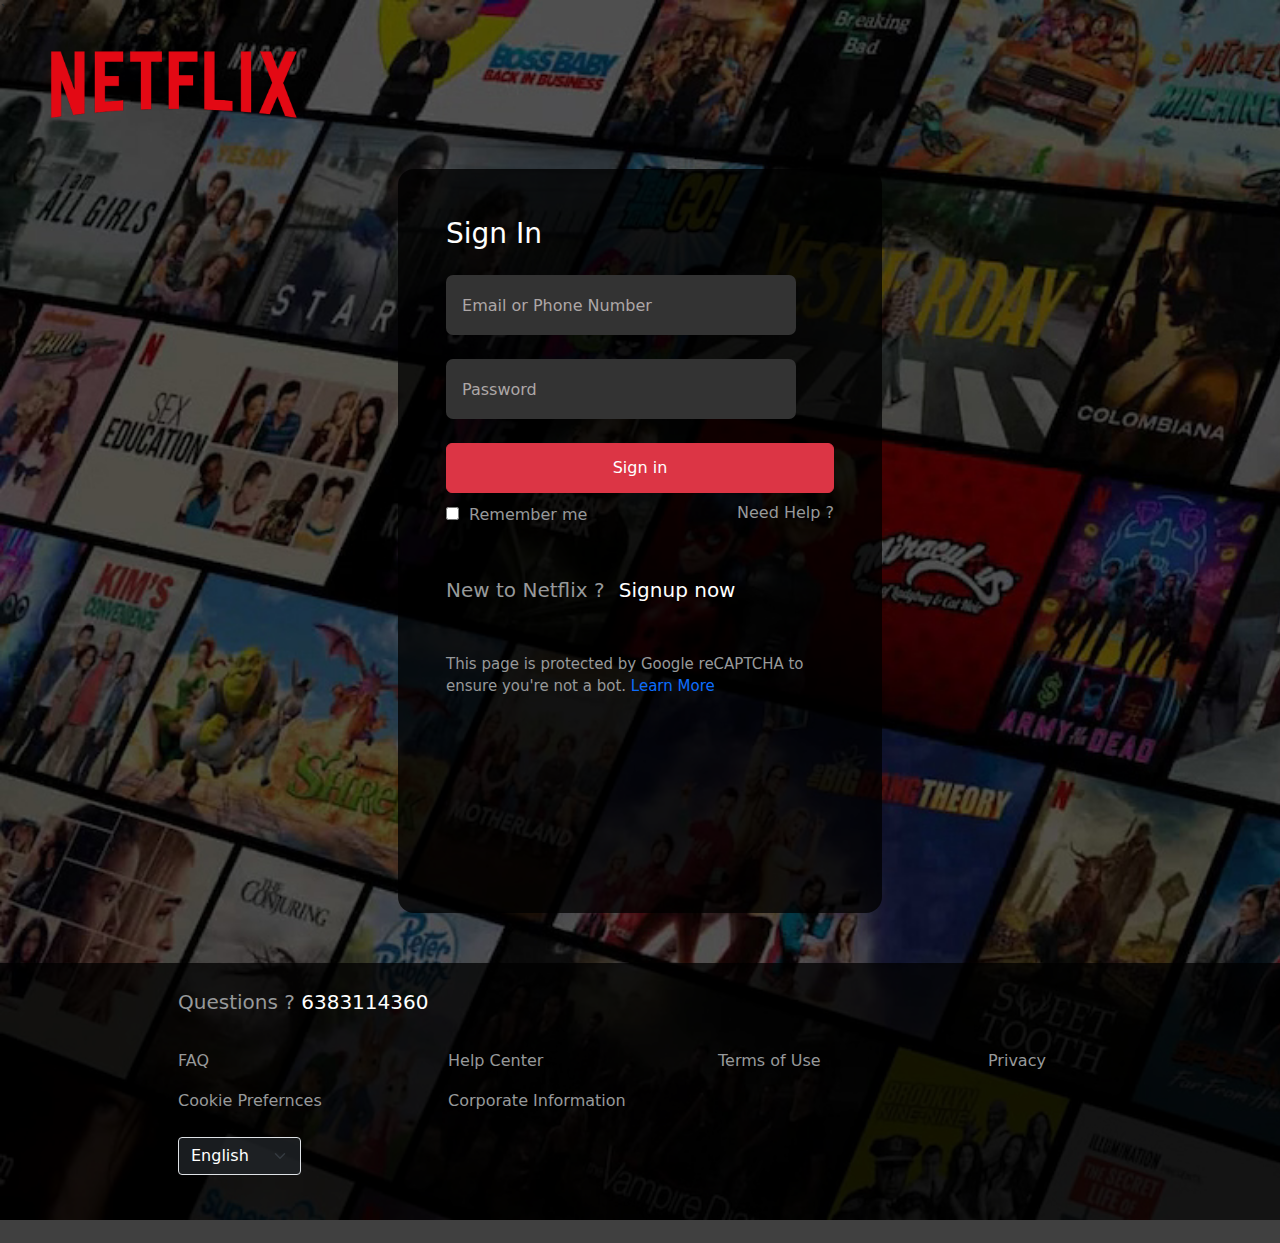
<file: index.html>
`<!DOCTYPE html>
<html lang="en">

<head>
    <meta charset="UTF-8">
    <meta name="viewport" content="width=device-width, initial-scale=1.0">
    <title>Netflix</title>
    <link href="css/bootstrap.min.css" rel="stylesheet">
    <link rel="stylesheet" href="login.css">
    <link rel="stylesheet" href="https://cdn.jsdelivr.net/npm/bootstrap-icons@1.10.5/font/bootstrap-icons.css">


</head>

<body>

    <div class="logo m-5 ms-5 mt-4">
        <img class="img-fluid" id="logo" src="Netflix text png.png" alt="">
    </div>
    <div class=" d-flex justify-content-center">
        <div class="signbox rounded-4 p-5  ">
            <div class="">
                <h3>Sign In</h3>

            </div>
            <div class=" text-white  my-4 inputcontainer">
                <input oninput="phem()" type="text" id="eop" required>
                <label class="txtlab ps-3" for="eop">Email or Phone Number</label>
                <!-- <p id="" class="ms-2 d-none wrn">Please enter the valid email or phone number</p> -->

            </div>

            <div class=" text-white  my-4 inputcontainer">
                <input oninput="phem1()" type="password" id="pas" required>
                <label class="txtlab ps-3" for="pas">Password</label>
                <span onclick="shp()" for="" id="shs" class="sh">SHOW</span>
                <!-- <p id="" class="ms-2 wrn d-none">Your password must contain between 4 and 15 <br> characters.</p> -->


            </div>
            <div class="ks">

                <button onclick="loi()" class="btn btn-danger w-100">Sign in </button>
            </div>

            <div class="">
                <div class="rm d-inline-block">
                    <input id="cb" type="checkbox">
                    <label for="cb">Remember me</label>
                </div>
                <div class="float-end mt-2">
                    <a href="" class=" text-decoration-none rm">Need Help ?</a>
                </div>

            </div>
            <div class="mt-5">
                <p class="greytx sp mt-5">New to Netflix ? <a class="ms-2 text-white text-decoration-none" href="signup.html">
                        Signup now</a> </p>


            </div>


            <div class="mt-5">
                <p class="greytx jk">This page is protected by Google reCAPTCHA to <br> ensure you're not a bot. <a
                        onclick="lemoo()" id="lmn" class="text-primary text-decoration-none">Learn More</a></p>
            </div>

            <div>
                <p id="hs" class="greytx mt-2  lm">The information collected by Google reCAPTCHA is <br> subject to the
                    Google
                    Privacy Policy and Terms of <br>
                    Service, and is used for providing, maintaining, and <br> improving the reCAPTCHA service and for
                    general <br>
                    security purposes (it is not used for personalised <br> advertising by Google).</p>
            </div>










        </div>

    </div>
    <div id="alrt" class="alert alert-danger position-absolute d-none ">
        <i class="bi bi-exclamation-triangle-fill pointer me-3"></i><strong>Warning</strong>
        <span class="ms-3" id="alrtx"></span>
        <span onclick="su()" class="text-primary ms-3 pointer text-decoration-underline" id="lo"></span>
        <span onclick="fp()" class="text-primary pointer ms-3 text-decoration-underline" id="fo"></span>

    </div>

    <div class="footer">
        <div class="container greytx">
            <div class="container ms-5 ps-5">
                <p class="pt-4 ff">Questions ? <a class="text-decoration-none text-white" href="">6383114360</a></p>
                <div class="row">
                    <div class="col-3">
                        <ul class="list-group">
                            <li class=" list-unstyled mt-3 "> <a class="text-decoration-none greytx" href="">FAQ</a>
                            </li>
                            <li class="list-unstyled mt-3"> <a class="text-decoration-none greytx" href="">Cookie
                                    Prefernces</a> </li>
                        </ul>
                        <select class="form-select rounded-1 text-bg-dark bg-opacity-75 mt-4 w-50" name="" id="">
                            <option value=""> English</option>
                            <option value="">Tamil</option>
                        </select>
                    </div>
                    <div class="col-3">
                        <ul class="list-group">
                            <li class=" list-unstyled mt-3 "> <a class="text-decoration-none greytx" href="">Help
                                    Center</a>
                            </li>
                            <li class="list-unstyled mt-3"> <a class="text-decoration-none greytx" href="">Corporate
                                    Information</a> </li>
                        </ul>
                    </div>
                    <div class="col-3">
                        <ul class="list-group">
                            <li class=" list-unstyled mt-3 "> <a class="text-decoration-none greytx" href="">Terms of
                                    Use</a>
                            </li>

                        </ul>
                    </div>
                    <div class="col-3">
                        <ul class="list-group">
                            <li class=" list-unstyled mt-3 "> <a class="text-decoration-none greytx" href="">Privacy</a>
                            </li>

                        </ul>
                    </div>
                </div>
            </div>

        </div>
    </div>

    <script src="js/bootstrap.min.js"></script>
    <script src="js/bootstrap.bundle.min.js"></script>
    <script src="login.js"></script>
</body>

</html>
</file>
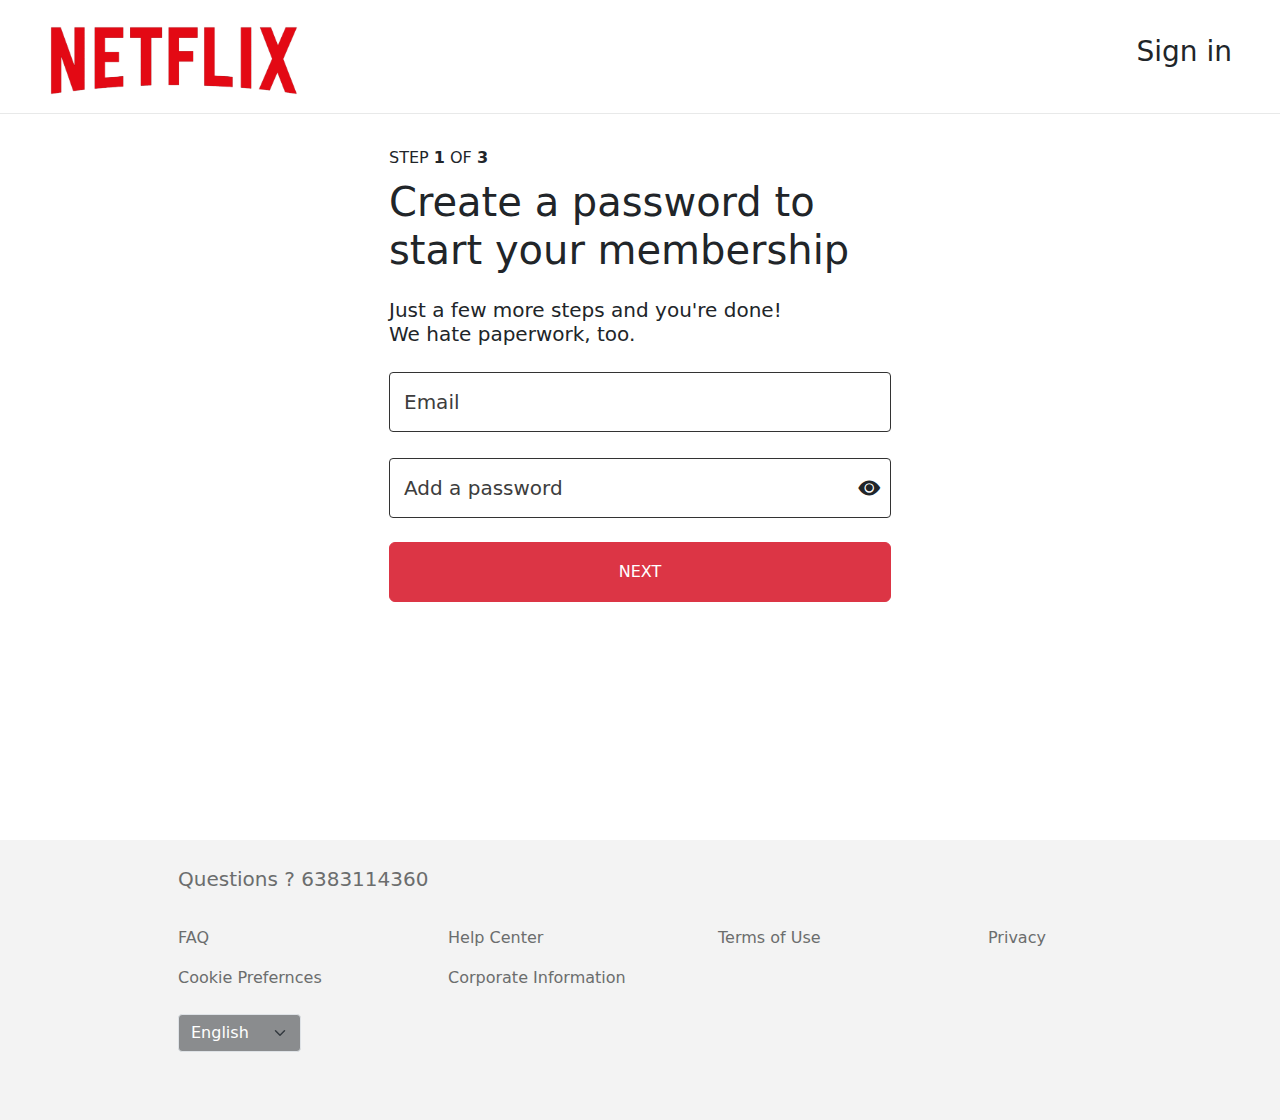
<file: signup 2.html>
<!DOCTYPE html>
<html lang="en">

<head>
    <meta charset="UTF-8">
    <meta name="viewport" content="width=device-width, initial-scale=1.0">
    <title>Document</title>
    <link rel="stylesheet" href="signup 2.css">
    <link href="css/bootstrap.min.css" rel="stylesheet">
    <link rel="stylesheet" href="https://cdn.jsdelivr.net/npm/bootstrap-icons@1.10.5/font/bootstrap-icons.css">

</head>

<body>
    <div class="">
        <div class="d-flex  justify-content-between">
            <div class="logo   ms-5 mt-4">
                <img class="img-fluid" id="logo" src="Netflix text png.png" alt="">
            </div>
            <div class=" me-5  si">
                <h3> <a class="text-decoration-none link-dark" href="Login.html">Sign in</a> </h3>
            </div>
        </div>
        <hr class="hr">


        <div id="bd1" class="  d-flex justify-content-center">
            <div class=" bdy px-4  ">

                <div>
                    <p class="mt-3 mb-2">STEP <b>1</b> OF <b>3</b> </p>
                    <h1 class="">Create a password to start your membership</h1>

                    <h5 class="fw-normal mt-4">Just a few more steps and you're done! <br>
                        We hate paperwork, too.</h5>

                    <div class="ipf mt-3">
                        <input oninput="mai()" id="mail" class="w-100" type="text" placeholder="" required>
                        <label for="mail">Email</label>
                        <p id="wa" class="mb-0 d-none text-danger"><i class="bi me-2 bi-x-circle"></i>Enter valid Email
                            address</p>
                    </div>

                    <div class="ipf mt-3">
                        <input oninput="pas()" id="pass" class="w-100" type="password" placeholder="" required>
                        <i onclick="shp()" id="eye" class="bi bi-eye-fill"></i>
                        <label for="pass">Add a password</label>
                        <p id="wa" class="mb-0 d-none text-danger"><i class="bi me-2 bi-x-circle"></i>Password should be
                            between 6 and 60 characters.</p>

                    </div>

                    <button onclick="fi()" style="height: 60px;" class="btn mt-4 w-100  btn-danger">NEXT</button>


                </div>

            </div>
        </div>










    </div>


    <div class="footer ">
        <div class="container greytx">
            <div class="container ms-5 ps-5">
                <p class="pt-4  ff">Questions ? <a class="text-decoration-none greytx " href="">6383114360</a></p>
                <div class="row">
                    <div class="col-3">
                        <ul class="list-group">
                            <li class=" list-unstyled mt-3 "> <a class="text-decoration-none greytx" href="">FAQ</a>
                            </li>
                            <li class="list-unstyled mt-3"> <a class="text-decoration-none greytx" href="">Cookie
                                    Prefernces</a> </li>
                        </ul>
                        <select class="form-select rounded-1 text-bg-dark bg-opacity-50 mt-4 w-50" name="" id="">
                            <option value=""> English</option>
                            <option value="">Tamil</option>
                        </select>
                    </div>
                    <div class="col-3">
                        <ul class="list-group">
                            <li class=" list-unstyled mt-3 "> <a class="text-decoration-none greytx" href="">Help
                                    Center</a>
                            </li>
                            <li class="list-unstyled mt-3"> <a class="text-decoration-none greytx" href="">Corporate
                                    Information</a> </li>
                        </ul>
                    </div>
                    <div class="col-3">
                        <ul class="list-group">
                            <li class=" list-unstyled mt-3 "> <a class="text-decoration-none greytx" href="">Terms of
                                    Use</a>
                            </li>

                        </ul>
                    </div>
                    <div class="col-3">
                        <ul class="list-group">
                            <li class=" list-unstyled mt-3 "> <a class="text-decoration-none greytx" href="">Privacy</a>
                            </li>

                        </ul>
                    </div>
                </div>
            </div>

        </div>
    </div>






    <script src="js/bootstrap.min.js"></script>
    <script src="js/bootstrap.bundle.min.js"></script>
    <script src="signup 2.js"></script>
</body>

</html>
</file>
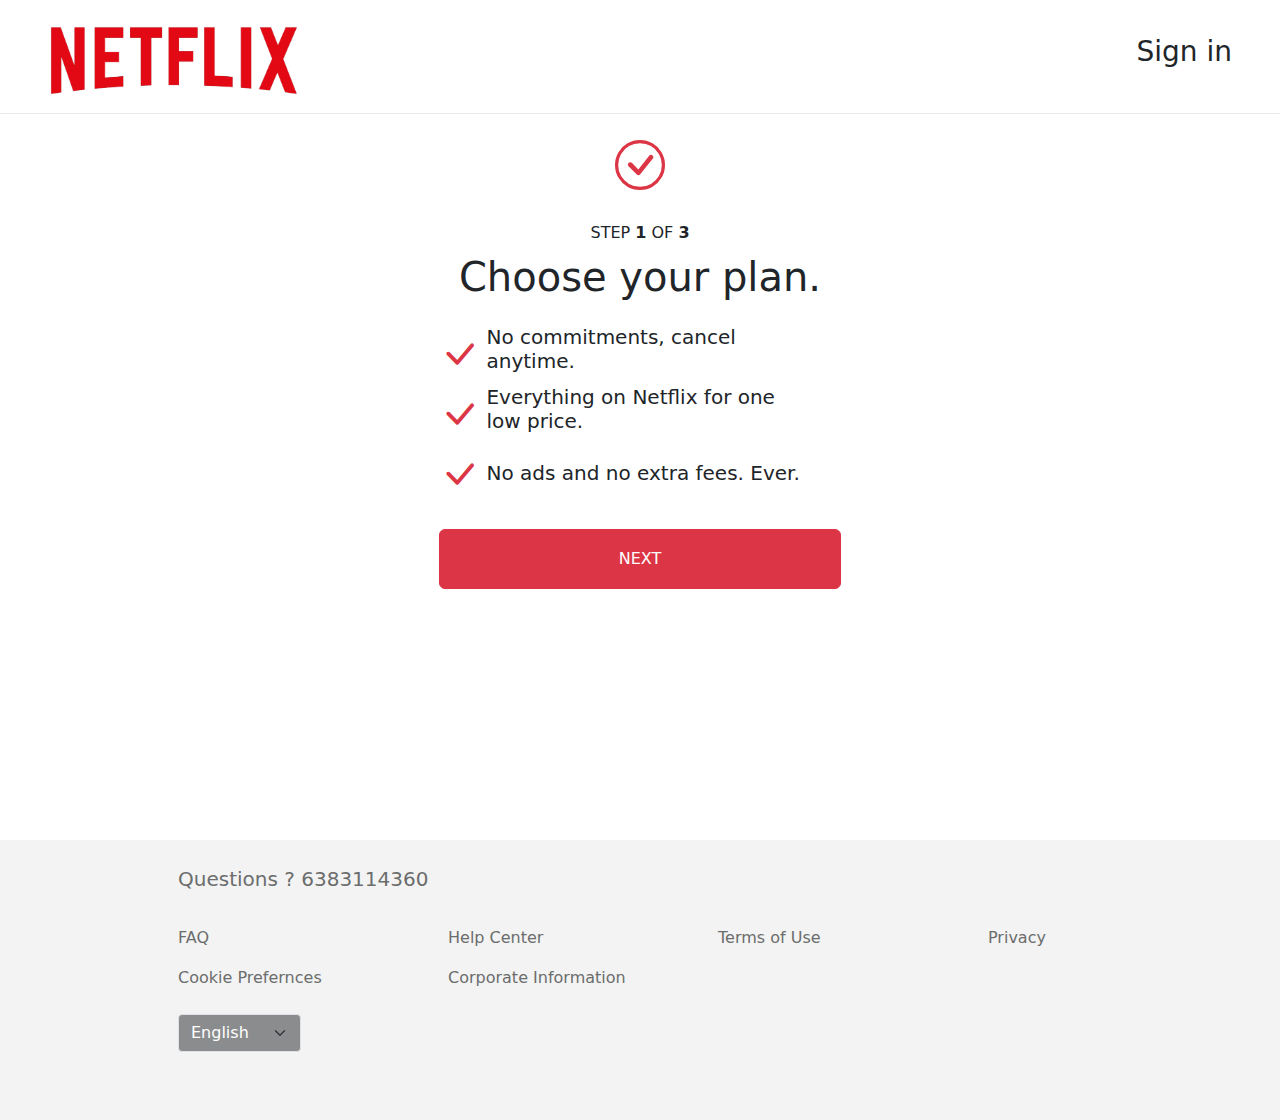
<file: signup 3.html>
<!DOCTYPE html>
<html lang="en">

<head>
    <meta charset="UTF-8">
    <meta name="viewport" content="width=device-width, initial-scale=1.0">
    <title>Document</title>
    <link rel="stylesheet" href="signup 3.css">
    <link href="css/bootstrap.min.css" rel="stylesheet">
    <link rel="stylesheet" href="https://cdn.jsdelivr.net/npm/bootstrap-icons@1.10.5/font/bootstrap-icons.css">

</head>

<body>
    <div class="">
        <div class="d-flex  justify-content-between">
            <div class="logo   ms-5 mt-4">
                <img class="img-fluid" id="logo" src="Netflix text png.png" alt="">
            </div>
            <div class=" me-5  si">
                <h3><a class="link-dark text-decoration-none" href="Login.html">Sign in</a></h3>
            </div>
        </div>
        <hr class="hr">


        <div id="bd1" class="  d-flex justify-content-center">
            <div class=" bdy px-4  ">

                <div class="text-center">
                    <i style="font-size: 50px;" class="bi text-danger  bi-check-circle"></i>
                    <p class="mt-3 mb-2 text-center">STEP <b>1</b> OF <b>3</b> </p>
                    <h1>Choose your plan.</h1>
                    <div class="text-start mt-4 fw-normal">
                        <div class="row">
                            <div class="col-1"><i style="font-size: 40px; "
                                    class="bi me-3 text-danger   bi-check-lg"></i> </div>

                            <div class="col-11 ps-4">
                                <h5 class=" mb-0 fw-normal">No commitments, cancel </h5>
                                <h5 class="fw-normal mt-0">anytime.</h5>
                            </div>
                        </div>

                        <div class="row">
                            <div class="col-1"><i style="font-size: 40px; "
                                    class="bi me-3 text-danger   bi-check-lg"></i> </div>

                            <div class="col-11 ps-4">
                                <h5 class=" mb-0 fw-normal">Everything on Netflix for one</h5>
                                <h5 class="fw-normal mt-0">low price.</h5>
                            </div>
                        </div>

                        <div class="row">
                            <div class="col-1"><i style="font-size: 40px; "
                                    class="bi me-3 text-danger   bi-check-lg"></i> </div>

                            <div class="col-11 ps-4">
                                <h5 class=" mb-0 mt-3 fw-normal">No ads and no extra fees. Ever.</h5>
                                
                            </div>
                        </div>
                    </div>

                    <button onclick="fi()" style="height: 60px;" class="btn  mt-4 w-100  btn-danger">NEXT</button>


                </div>

            </div>
        </div>










    </div>


    <div class="footer ">
        <div class="container greytx">
            <div class="container ms-5 ps-5">
                <p class="pt-4  ff">Questions ? <a class="text-decoration-none greytx " href="">6383114360</a></p>
                <div class="row">
                    <div class="col-3">
                        <ul class="list-group">
                            <li class=" list-unstyled mt-3 "> <a class="text-decoration-none greytx" href="">FAQ</a>
                            </li>
                            <li class="list-unstyled mt-3"> <a class="text-decoration-none greytx" href="">Cookie
                                    Prefernces</a> </li>
                        </ul>
                        <select class="form-select rounded-1 text-bg-dark bg-opacity-50 mt-4 w-50" name="" id="">
                            <option value=""> English</option>
                            <option value="">Tamil</option>
                        </select>
                    </div>
                    <div class="col-3">
                        <ul class="list-group">
                            <li class=" list-unstyled mt-3 "> <a class="text-decoration-none greytx" href="">Help
                                    Center</a>
                            </li>
                            <li class="list-unstyled mt-3"> <a class="text-decoration-none greytx" href="">Corporate
                                    Information</a> </li>
                        </ul>
                    </div>
                    <div class="col-3">
                        <ul class="list-group">
                            <li class=" list-unstyled mt-3 "> <a class="text-decoration-none greytx" href="">Terms of
                                    Use</a>
                            </li>

                        </ul>
                    </div>
                    <div class="col-3">
                        <ul class="list-group">
                            <li class=" list-unstyled mt-3 "> <a class="text-decoration-none greytx" href="">Privacy</a>
                            </li>

                        </ul>
                    </div>
                </div>
            </div>

        </div>
    </div>






    <script src="js/bootstrap.min.js"></script>
    <script src="js/bootstrap.bundle.min.js"></script>
    <script src="signup 3.js"></script>
</body>

</html>
</file>
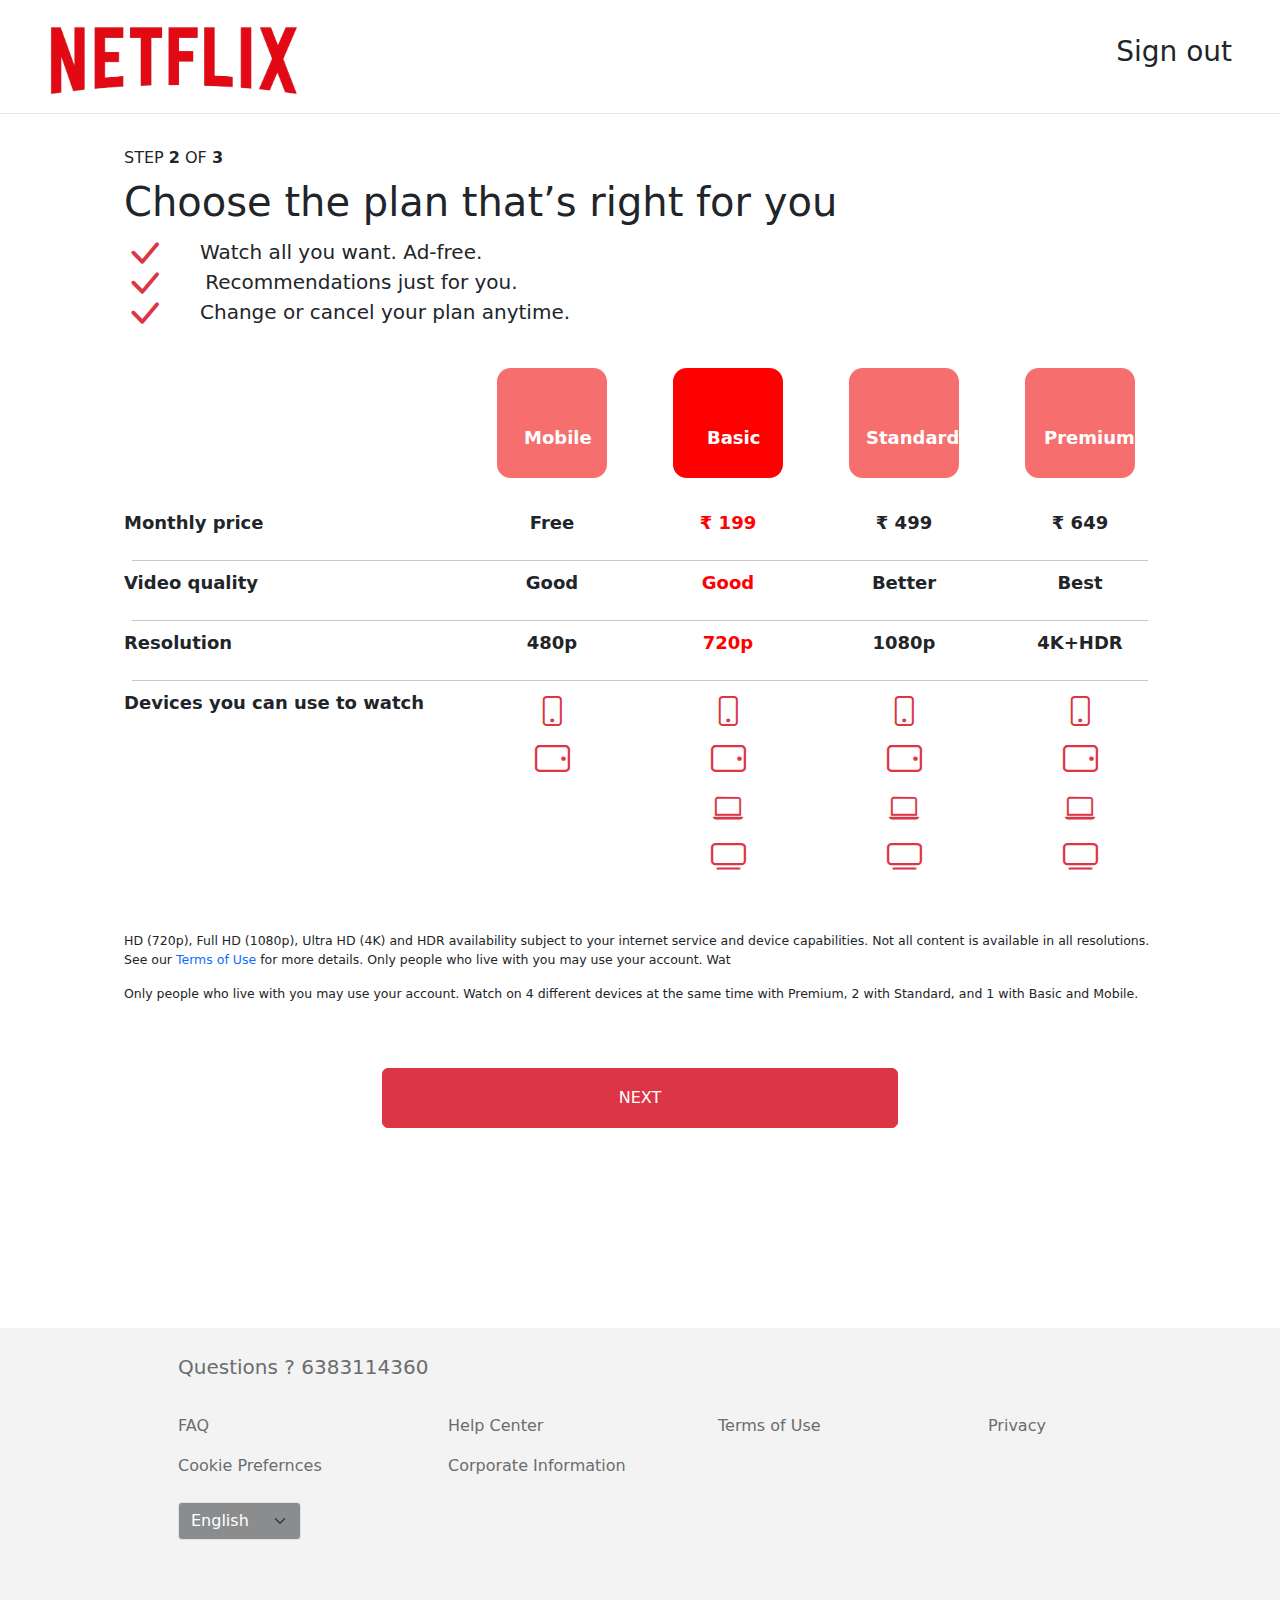
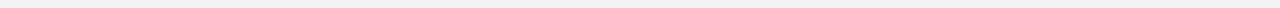
<file: signup 4.html>
<!DOCTYPE html>
<html lang="en">

<head>
    <meta charset="UTF-8">
    <meta name="viewport" content="width=device-width, initial-scale=1.0">
    <title>Document</title>
    <link rel="stylesheet" href="signup 4.css">
    <link href="css/bootstrap.min.css" rel="stylesheet">
    <link rel="stylesheet" href="https://cdn.jsdelivr.net/npm/bootstrap-icons@1.10.5/font/bootstrap-icons.css">

</head>

<body>
    <div class="">
        <div class="d-flex  justify-content-between">
            <div class="logo   ms-5 mt-4">
                <img class="img-fluid" id="logo" src="Netflix text png.png" alt="">
            </div>
            <div class=" me-5  si">
                <h3><a class="link-dark text-decoration-none" href="">Sign out</a></h3>
            </div>
        </div>
        <hr class="hr">


        <div id="bd1" class="  d-flex justify-content-center">
            <div class=" bdy px-4  ">

                <div class="">

                    <p class="mt-3 mb-2 ">STEP <b>2</b> OF <b>3</b> </p>
                    <h1>Choose the plan that’s right for you</h1>
                    <div class="text-start mt0 position-relative  fw-normal">
                        <div class="row">
                            <div class="col-1 "><i style="font-size: 40px; "
                                    class="bi me-3 text-danger   bi-check-lg"></i> </div>

                            <div class="col-11  ps-0">
                                <h5 class=" mb-0 mt-3 fw-normal">Watch all you want. Ad-free.</h5>

                            </div>
                        </div>

                        <div class="row cm">
                            <div class="col-1 "><i style="font-size: 40px; "
                                    class="bi me-3 text-danger   bi-check-lg"></i> </div>

                            <div class="col-11 ps-0">
                                <h5 class=" mb-0 mt-3 me fw-normal">Recommendations just for you.</h5>

                            </div>
                        </div>

                        <div class="row">
                            <div class="col-1"><i style="font-size: 40px; " class="bi  text-danger   bi-check-lg"></i>
                            </div>

                            <div class="col-11 ps-0">
                                <h5 class=" mb-0 mt-3 fw-normal">Change or cancel your plan anytime.</h5>

                            </div>
                        </div>
                    </div>
                    <!-- <div>
                        <p class="it2">Basic</p>
                        <p class="it3">Standard</p>
                        <p class="it4">Premium</p>

                       

inp


                    </div> -->
                    <div class="d-none">
                        <input type="radio" value="1" name="plan" id="mobi">
                        <input type="radio" value="2" name="plan" id="basi" checked>
                        <input type="radio" value="3" name="plan" id="stan">
                        <input type="radio" value="4" name="plan" id="prem">
                    </div>


                    <div class="row position-sticky pointer top-0 bg-white z-1">
                        <div class="col-4"></div>

                        <div id="mobil" onclick="mob()" class="col-2   ir text-center"> <i id="ico"
                                style="font-size: 110px;" class="bi pointer  bi-square-fill"></i>
                            <p class="it1 pointer ">Mobile</p>


                        </div>
                        <div id="bi" onclick="bas()" class="col-2 ir text-center pointer">
                            <i id="ico1" style="font-size: 110px;" class="bi   bi-square-fill"></i>
                            <p class="it2 ">Basic</p>

                        </div>
                        <div onclick="sta()" class="col-2 ir text-center">
                            <i id="ico2" style="font-size: 110px;" class="bi   bi-square-fill"></i>
                            <p class="it3 ">Standard</p>

                        </div>
                        <div onclick="pre()" class="col-2 ir text-center">
                            <i id="ico3" style="font-size: 110px;" class="bi   bi-square-fill"></i>
                            <p class="it4 ">Premium</p>

                        </div>

                    </div>

                    <div class="row dt">
                        <div class="col-4">
                            <p class="bt">Monthly price</p>
                        </div>
                        <div id="mobil" onclick="mob()" class="col-2 pointer text-center">
                            <p class="bt">Free</p>
                        </div>
                        <div id="bi" onclick="bas()" class="col-2 pointer text-center">
                            <p class="bt">₹ 199</p>
                        </div>
                        <div id="st" onclick="sta()" class="col-2 pointer text-center">
                            <p class="bt">₹ 499</p>
                        </div>
                        <div id="pr" onclick="pre()" class="col-2 pointer text-center">
                            <p class="bt">₹ 649</p>
                        </div>

                    </div>
                    <hr class="m-2">


                    <div class="row dt ">
                        <div class="col-4">
                            <p class="bt">Video quality</p>
                        </div>
                        <div id="mobil" onclick="mob()" class="col-2 pointer text-center">
                            <p class="bt">Good
                            </p>
                        </div>
                        <div id="bi" onclick="bas()" class="col-2 pointer text-center">
                            <p class="bt">Good
                            </p>
                        </div>
                        <div id="st" onclick="sta()" class="col-2 pointer text-center">
                            <p class="bt">Better</p>
                        </div>
                        <div id="pr" onclick="pre()" class="col-2 pointer text-center">
                            <p class="bt">Best</p>
                        </div>

                    </div>
                    <hr class="m-2">



                    <div class="row dt">
                        <div class="col-4">
                            <p class="bt">Resolution</p>
                        </div>
                        <div id="mobil" onclick="mob()" class="col-2 pointer text-center">
                            <p class="bt">480p</p>
                        </div>
                        <div id="bi" onclick="bas()" class="col-2 pointer text-center">
                            <p class="bt">720p</p>
                        </div>
                        <div id="st" onclick="sta()" class="col-2 pointer text-center">
                            <p class="bt">1080p</p>
                        </div>
                        <div id="pr" onclick="pre()" class="col-2 pointer text-center">
                            <p class="bt">4K+HDR</p>
                        </div>

                    </div>
                    <hr class="m-2">



                    <div class="row dt">
                        <div class="col-4">
                            <p class="bt">Devices you can use to watch</p>
                        </div>
                        <div id="mobil" onclick="mob()" class="col-2 pointer text-center  text-danger">
                            <i style="font-size: 30px;;" class="bi bi-phone"></i><br>
                            <i style="font-size: 35px ;" class="bi bi-tablet-landscape"></i>
                        </div>
                        <div onclick="bas()" class="col-2 pointer text-center text-danger">
                            <i style="font-size: 30px;;" class="bi bi-phone"></i><br>
                            <i style="font-size: 35px ;" class="bi bi-tablet-landscape"></i> <br>
                            <i style="font-size: 30px;" class="bi bi-laptop"></i> <br>
                            <i style="font-size: 35px;" class="bi bi-tv"></i>
                        </div>
                        <div onclick="sta()" class="col-2 text-center pointer text-danger">
                            <i style="font-size: 30px;;" class="bi bi-phone"></i><br>
                            <i style="font-size: 35px ;" class="bi bi-tablet-landscape"></i> <br>
                            <i style="font-size: 30px;" class="bi bi-laptop"></i> <br>
                            <i style="font-size: 35px;" class="bi bi-tv"></i>
                        </div>
                        <div onclick="pre()" class="col-2 text-center pointer text-danger">
                            <i style="font-size: 30px;;" class="bi bi-phone"></i><br>
                            <i style="font-size: 35px ;" class="bi bi-tablet-landscape"></i> <br>
                            <i style="font-size: 30px;" class="bi bi-laptop"></i> <br>
                            <i style="font-size: 35px;" class="bi bi-tv"></i>
                        </div>

                    </div>

                </div>

                <p style="font-size: 12.5px;" class=" mt-5">HD (720p), Full HD (1080p), Ultra HD (4K) and HDR
                    availability subject to your internet service and device capabilities. Not all content is available
                    in all resolutions. See our <a class="text-decoration-none" href=""> Terms of Use </a> for more
                    details.
                    Only people who live with you may use your account. Wat</p>
                <p style="font-size: 12.5px;">Only people who live with you may use your account. Watch on 4 different
                    devices at the same time with Premium, 2 with Standard, and 1 with Basic and Mobile.</p>
                <div class="d-flex justify-content-center">
                    <button onclick="nxt()" style="height: 60px;" class=" btn btn-danger w-50 mt-5">NEXT</button>
                </div>
            </div>










        </div>


        <div class="footer ">
            <div class="container greytx">
                <div class="container ms-5 ps-5">
                    <p class="pt-4  ff">Questions ? <a class="text-decoration-none greytx " href="">6383114360</a></p>
                    <div class="row">
                        <div class="col-3">
                            <ul class="list-group">
                                <li class=" list-unstyled mt-3 "> <a class="text-decoration-none greytx" href="">FAQ</a>
                                </li>
                                <li class="list-unstyled mt-3"> <a class="text-decoration-none greytx" href="">Cookie
                                        Prefernces</a> </li>
                            </ul>
                            <select class="form-select rounded-1 text-bg-dark bg-opacity-50 mt-4 w-50" name="" id="">
                                <option value=""> English</option>
                                <option value="">Tamil</option>
                            </select>
                        </div>
                        <div class="col-3">
                            <ul class="list-group">
                                <li class=" list-unstyled mt-3 "> <a class="text-decoration-none greytx" href="">Help
                                        Center</a>
                                </li>
                                <li class="list-unstyled mt-3"> <a class="text-decoration-none greytx" href="">Corporate
                                        Information</a> </li>
                            </ul>
                        </div>
                        <div class="col-3">
                            <ul class="list-group">
                                <li class=" list-unstyled mt-3 "> <a class="text-decoration-none greytx" href="">Terms
                                        of
                                        Use</a>
                                </li>

                            </ul>
                        </div>
                        <div class="col-3">
                            <ul class="list-group">
                                <li class=" list-unstyled mt-3 "> <a class="text-decoration-none greytx"
                                        href="">Privacy</a>
                                </li>

                            </ul>
                        </div>
                    </div>
                </div>

            </div>
        </div>






        <script src="js/bootstrap.min.js"></script>
        <script src="js/bootstrap.bundle.min.js"></script>
        <script src="signup 4.js"></script>
</body>

</html>
</file>
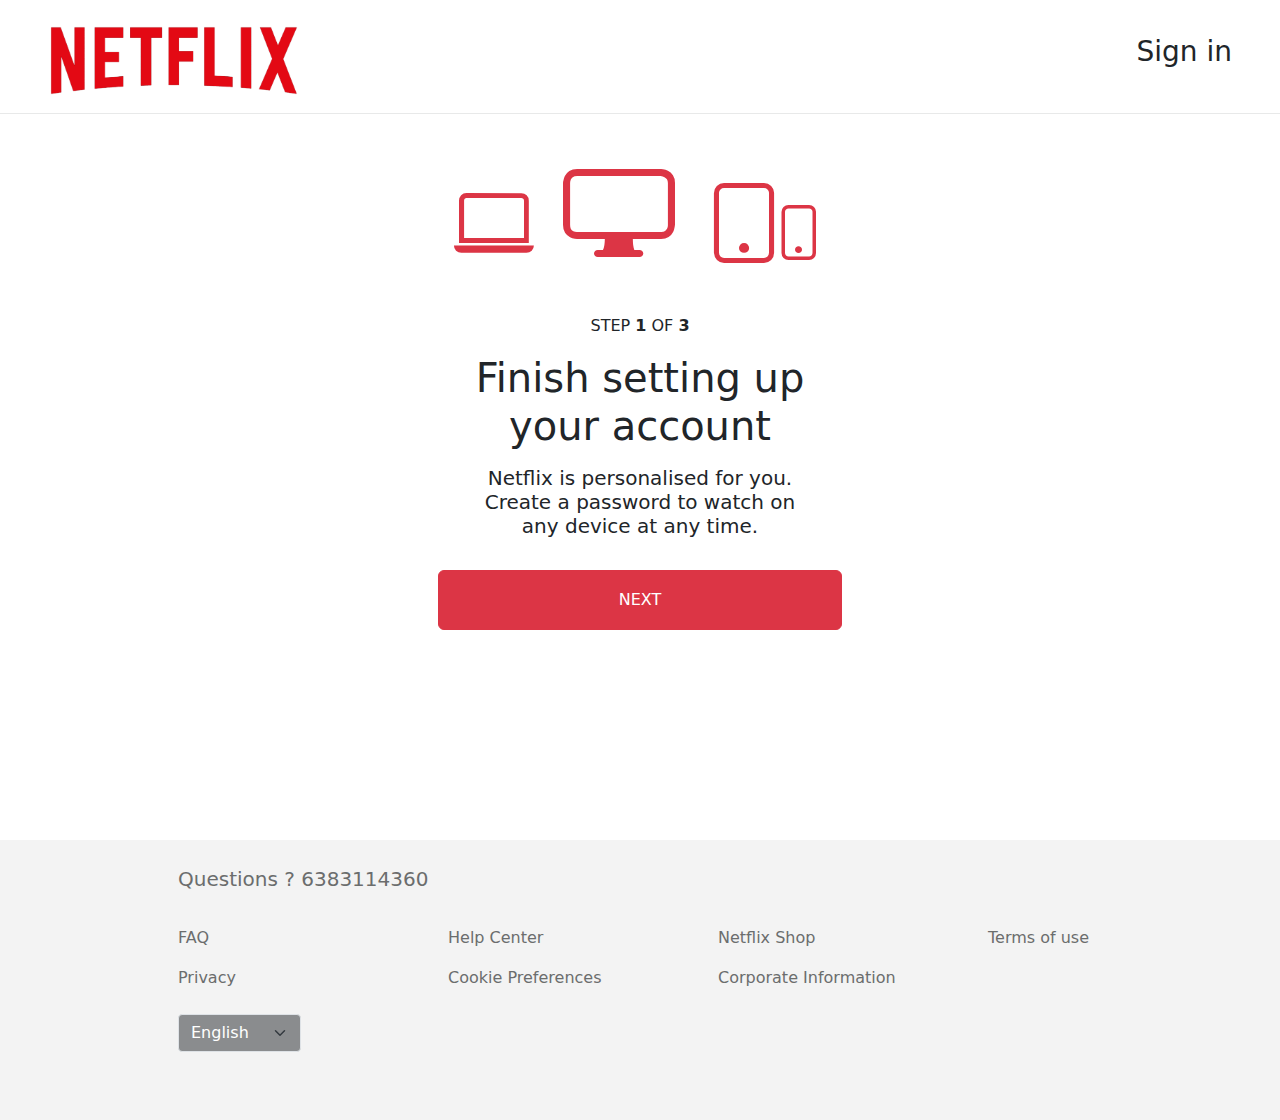
<file: signup.html>
<!DOCTYPE html>
<html lang="en">

<head>
    <meta charset="UTF-8">
    <meta name="viewport" content="width=device-width, initial-scale=1.0">
    <title>Document</title>
    <link rel="stylesheet" href="signup.css">
    <link href="css/bootstrap.min.css" rel="stylesheet">
    <link rel="stylesheet" href="https://cdn.jsdelivr.net/npm/bootstrap-icons@1.10.5/font/bootstrap-icons.css">

</head>

<body>
    <div class="">
        <div class="d-flex  justify-content-between">
            <div class="logo   ms-5 mt-4">
                <img class="img-fluid" id="logo" src="Netflix text png.png" alt="">
            </div>
            <div class=" me-5  si">
                <h3><a class="text-decoration-none link-dark" href="Login.html">Sign in</a></h3>
            </div>
        </div>
        <hr class="hr">


        <div id="bd1" class="  d-flex justify-content-center">
            <div class=" bdy px-5 text-center  ">
                <div>
                    <i style="font-size: 5rem; " class="bi me-4 text-danger bi-laptop"></i>
                    <i style="font-size: 7rem; margin-top: -32px; " class="bi me-4 text-danger bi-display"></i>
                    <i style="font-size: 5rem; " class="bi text-danger bi-tablet "></i>
                    <i style="font-size:55px; margin-top: 32px; margin-left: -18px; "
                        class="bi text-danger bi-phone "></i>


                </div>
                <div>
                    <p class="mt-3">STEP <b>1</b>  OF <b>3</b> </p>
                    <h1 class="mt-3">Finish setting up your account</h1>

                    <h5 class="fw-normal mt-3">Netflix is personalised for you. <br> Create a password to watch on <br>
                        any device at any time.</h5>
                    <button onclick="ne()" style="height: 60px;" class="btn mt-4 w-100  btn-danger">NEXT</button>

                </div>

            </div>
        </div>






       



    </div>


    <div class="footer ">
        <div class="container greytx">
            <div class="container ms-5 ps-5">
                <p class="pt-4  ff">Questions ? <a class="text-decoration-none greytx " href="">6383114360</a></p>
                <div class="row">
                    <div class="col-3">
                        <ul class="list-group">
                            <li class=" list-unstyled mt-3 "> <a class="text-decoration-none greytx" href="">FAQ</a>
                            </li>
                            <li class="list-unstyled mt-3"> <a class="text-decoration-none greytx" href="">Privacy</a> </li>
                        </ul>
                        <select class="form-select rounded-1 text-bg-dark bg-opacity-50 mt-4 w-50" name="" id="">
                            <option value=""> English</option>
                            <option value="">Tamil</option>
                        </select>
                    </div>
                    <div class="col-3">
                        <ul class="list-group">
                            <li class=" list-unstyled mt-3 "> <a class="text-decoration-none greytx" href="">Help
                                    Center</a>
                            </li>
                            <li class="list-unstyled mt-3"> <a class="text-decoration-none greytx" href="">Cookie Preferences</a> </li>
                        </ul>
                    </div>
                    <div class="col-3">
                        <ul class="list-group">
                            <li class=" list-unstyled mt-3 "> <a class="text-decoration-none greytx" href="">Netflix Shop</a>
                            </li>
                            <li class=" list-unstyled mt-3 "> <a class="text-decoration-none greytx" href="">Corporate Information</a>
                            </li>

                        </ul>
                    </div>
                    <div class="col-3">
                        <ul class="list-group">
                            <li class=" list-unstyled mt-3 "> <a class="text-decoration-none greytx" href="">Terms of use</a>
                            </li>

                        </ul>
                    </div>
                </div>
            </div>

        </div>
    </div>






    <script src="js/bootstrap.min.js"></script>
    <script src="js/bootstrap.bundle.min.js"></script>
    <script src="signup.js"></script>
</body>

</html>
</file>
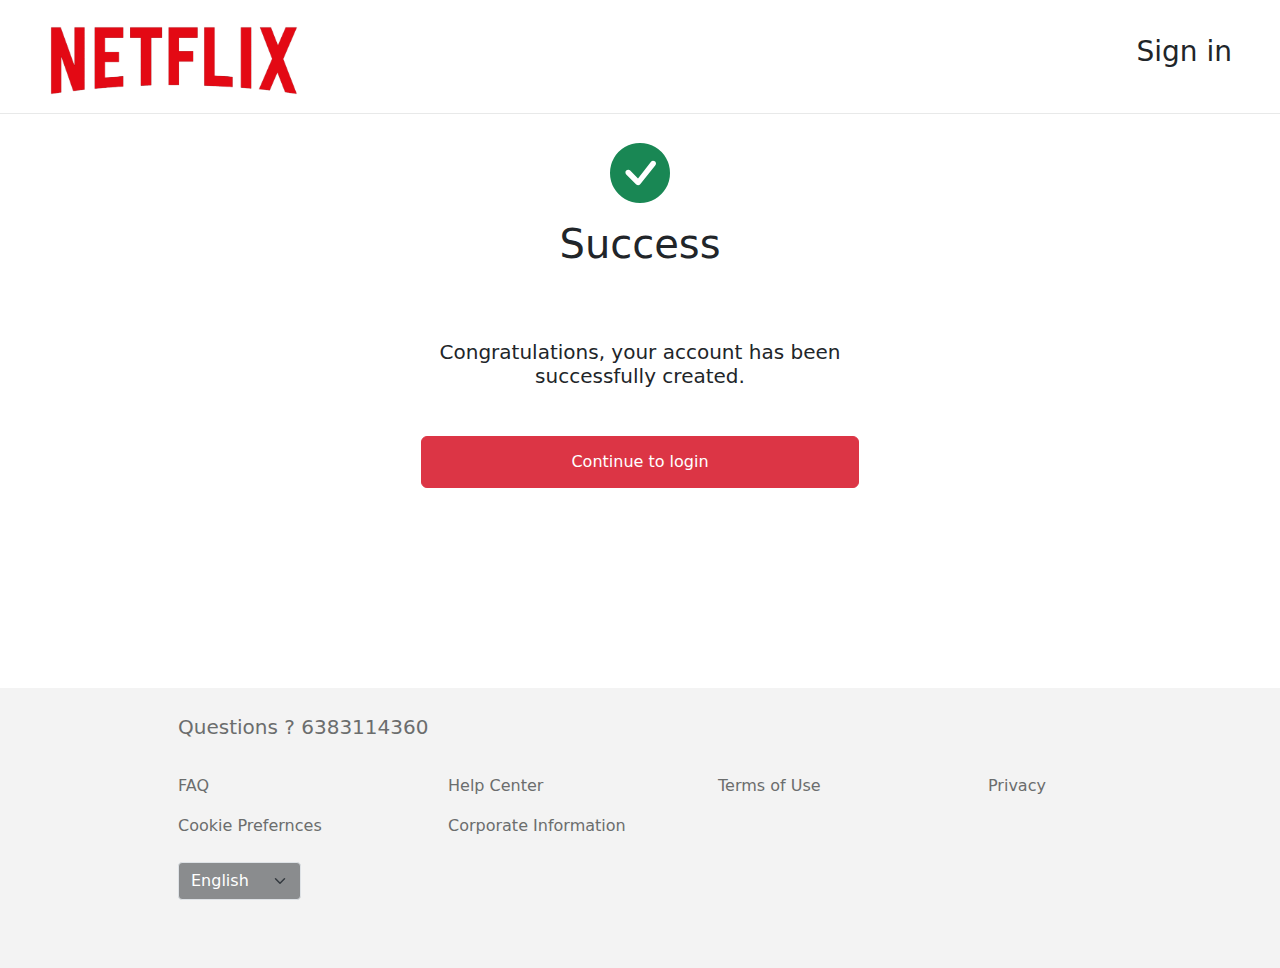
<file: successfull.html>
<!DOCTYPE html>
<html lang="en">

<head>
    <meta charset="UTF-8">
    <meta name="viewport" content="width=device-width, initial-scale=1.0">
    <title>Document</title>
    <link rel="stylesheet" href="successfull.css">
    <link href="css/bootstrap.min.css" rel="stylesheet">
    <link rel="stylesheet" href="https://cdn.jsdelivr.net/npm/bootstrap-icons@1.10.5/font/bootstrap-icons.css">

</head>

<body>
    <div class="">
        <div class="d-flex  justify-content-between">
            <div class="logo   ms-5 mt-4">
                <img class="img-fluid" id="logo" src="Netflix text png.png" alt="">
            </div>
            <div class=" me-5  si">
                <h3>Sign in</h3>
            </div>
        </div>
        <hr class="hr">


        <div id="bd1" class="   d-flex justify-content-center">
            <div class=" bdy  px-3  ">

                <div class=" text-center ">

                    <i style="font-size: 60px;" class="bi text-success bi-check-circle-fill"></i>
                    <h1 class="mb-0">Success</h1><br>

                    <h5 class="mt-5">Congratulations, your <span id="plan" class="text-success"></span> account has been successfully created.</h5>


                </div>


               



               


                <div class="mt-5">
                    <button onclick="logp()" class="btn he btn-danger w-100">Continue to login</button>
                </div>

            </div>


        </div>










    </div>


    <div class="footer ">
        <div class="container greytx">
            <div class="container ms-5 ps-5">
                <p class="pt-4  ff">Questions ? <a class="text-decoration-none greytx " href="">6383114360</a></p>
                <div class="row">
                    <div class="col-3">
                        <ul class="list-group">
                            <li class=" list-unstyled mt-3 "> <a class="text-decoration-none greytx" href="">FAQ</a>
                            </li>
                            <li class="list-unstyled mt-3"> <a class="text-decoration-none greytx" href="">Cookie
                                    Prefernces</a> </li>
                        </ul>
                        <select class="form-select rounded-1 text-bg-dark bg-opacity-50 mt-4 w-50" name="" id="">
                            <option value=""> English</option>
                            <option value="">Tamil</option>
                        </select>
                    </div>
                    <div class="col-3">
                        <ul class="list-group">
                            <li class=" list-unstyled mt-3 "> <a class="text-decoration-none greytx" href="">Help
                                    Center</a>
                            </li>
                            <li class="list-unstyled mt-3"> <a class="text-decoration-none greytx" href="">Corporate
                                    Information</a> </li>
                        </ul>
                    </div>
                    <div class="col-3">
                        <ul class="list-group">
                            <li class=" list-unstyled mt-3 "> <a class="text-decoration-none greytx" href="">Terms
                                    of
                                    Use</a>
                            </li>

                        </ul>
                    </div>
                    <div class="col-3">
                        <ul class="list-group">
                            <li class=" list-unstyled mt-3 "> <a class="text-decoration-none greytx" href="">Privacy</a>
                            </li>

                        </ul>
                    </div>
                </div>
            </div>

        </div>
    </div>






    <script src="js/bootstrap.min.js"></script>
    <script src="js/bootstrap.bundle.min.js"></script>
    <script src="successfull.js"></script>
</body>

</html>
</file>
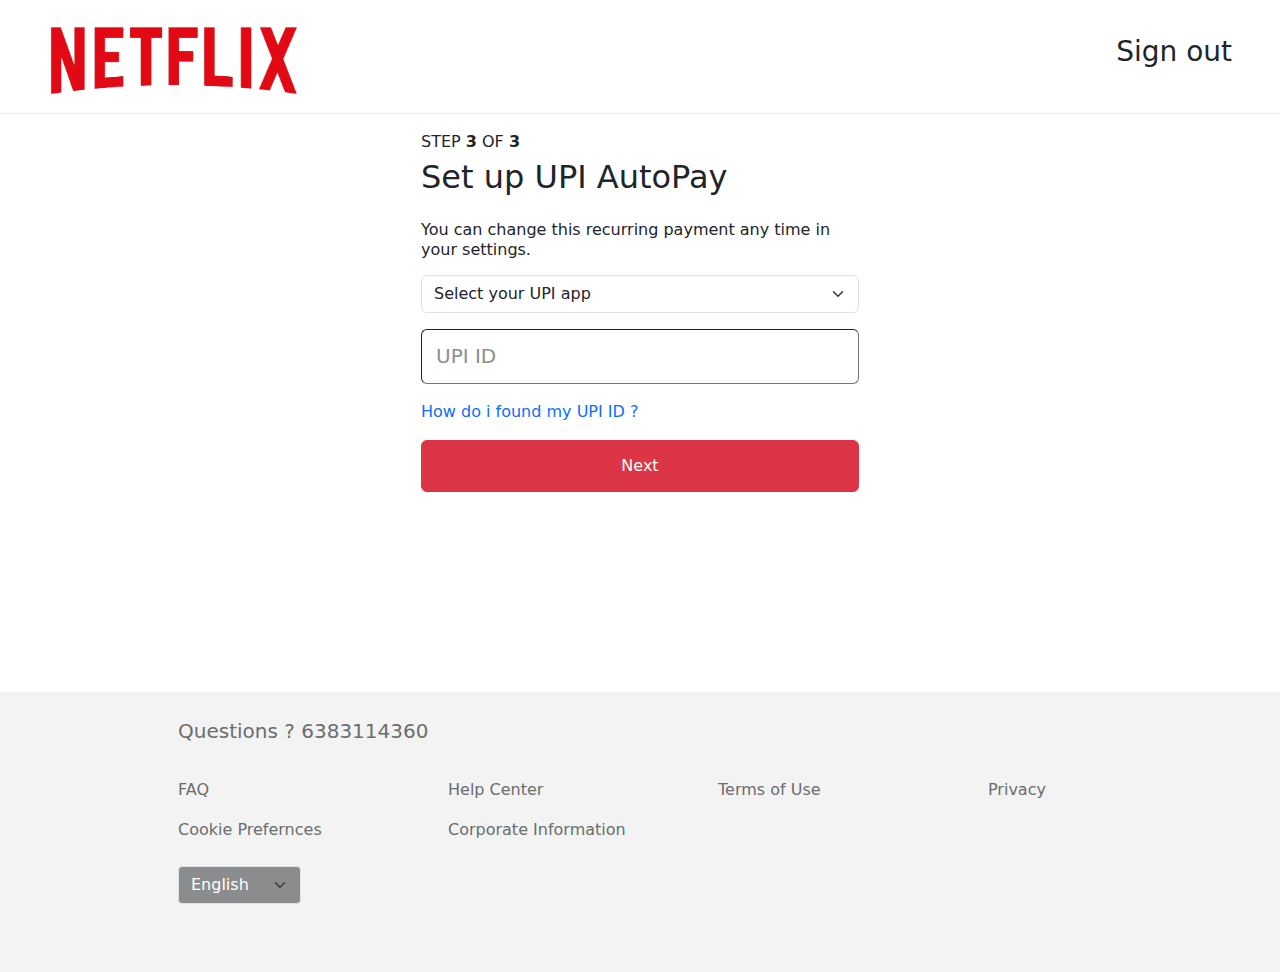
<file: upi.html>
<!DOCTYPE html>
<html lang="en">

<head>
    <meta charset="UTF-8">
    <meta name="viewport" content="width=device-width, initial-scale=1.0">
    <title>Document</title>
    <link rel="stylesheet" href="upi.css">
    <link href="css/bootstrap.min.css" rel="stylesheet">
    <link rel="stylesheet" href="https://cdn.jsdelivr.net/npm/bootstrap-icons@1.10.5/font/bootstrap-icons.css">

</head>

<body>
    <div class="">
        <div class="d-flex  justify-content-between">
            <div class="logo   ms-5 mt-4">
                <img class="img-fluid" id="logo" src="Netflix text png.png" alt="">
            </div>
            <div class=" me-5  si">
                <h3>Sign out</h3>
            </div>
        </div>
        <hr class="hr">


        <div id="bd1" class="   d-flex justify-content-center">
            <div class=" bdy  px-3  ">

                <div class=" ">

                    <p class=" mb-1 ">STEP <b>3</b> OF <b>3</b> </p>
                    <h2 class="mb-0">Set up UPI AutoPay</h2><br>

                    <h6>You can change this recurring payment any time in your settings.</h5>


                </div>


                <div class="cnn mb-3 mt-3">
                    <!-- <input id="sl" class="w-100" type="select" required>
                    <label class="cnl" for="sl">Card number</label>
                    <p style="font-size: 12px;;" class="text-danger m-0 p-0">Please enter a valid credit card number.
                    </p> -->


                    <select onchange="upapc()" class="form-sel`ect-lg form-select  rounded-2 border-1 br " name="" id="appse">
                        <option value="0">Select your UPI app</option>
                        <option value="1">BHIM UPI</option>
                        <option value="2">Paytm</option>
                        <option value="3">Phone pay</option>
                        <option value="4">Amazon pay</option>
                        <option value="5">Google pay</option>
                        <option value="6">Other</option>
                    </select>
                    <p id="aw" style="font-size: 12px;;" class="text-danger d-none m-0 p-0">Select your UPI app

                </div>


                <div class="cnn ">
                    <input onkeyup="upo()" id="cn" class="w-100 rounded-2 border-1" type="text" required>
                    <label class="cnl" for="cn">UPI ID</label>
                    <p id="aw" style="font-size: 12px;;" class="text-danger d-none m-0 p-0">
                    </p>
                </div>

                <div class="text-primary mt-3">
                    <a>How do i found my UPI ID ?</a>
                </div>


                <div class="mt-3">
                    <button onclick="nxt()" class="btn he btn-danger w-100">Next</button>
                </div>

            </div>


        </div>










    </div>


    <div class="footer ">
        <div class="container greytx">
            <div class="container ms-5 ps-5">
                <p class="pt-4  ff">Questions ? <a class="text-decoration-none greytx " href="">6383114360</a></p>
                <div class="row">
                    <div class="col-3">
                        <ul class="list-group">
                            <li class=" list-unstyled mt-3 "> <a class="text-decoration-none greytx" href="">FAQ</a>
                            </li>
                            <li class="list-unstyled mt-3"> <a class="text-decoration-none greytx" href="">Cookie
                                    Prefernces</a> </li>
                        </ul>
                        <select class="form-select rounded-1 text-bg-dark bg-opacity-50 mt-4 w-50" name="" id="">
                            <option value=""> English</option>
                            <option value="">Tamil</option>
                        </select>
                    </div>
                    <div class="col-3">
                        <ul class="list-group">
                            <li class=" list-unstyled mt-3 "> <a class="text-decoration-none greytx" href="">Help
                                    Center</a>
                            </li>
                            <li class="list-unstyled mt-3"> <a class="text-decoration-none greytx" href="">Corporate
                                    Information</a> </li>
                        </ul>
                    </div>
                    <div class="col-3">
                        <ul class="list-group">
                            <li class=" list-unstyled mt-3 "> <a class="text-decoration-none greytx" href="">Terms
                                    of
                                    Use</a>
                            </li>

                        </ul>
                    </div>
                    <div class="col-3">
                        <ul class="list-group">
                            <li class=" list-unstyled mt-3 "> <a class="text-decoration-none greytx" href="">Privacy</a>
                            </li>

                        </ul>
                    </div>
                </div>
            </div>

        </div>
    </div>






    <script src="js/bootstrap.min.js"></script>
    <script src="js/bootstrap.bundle.min.js"></script>
    <script src="upi.js"></script>
</body>

</html>
</file>
<file: login.css>
body {
    background-image: url(netflix\ bg\ black\ overlayed.jpg);
    background-repeat: no-repeat;
    background-size: cover;
    height: 1220px;
    margin: 0;
    padding: 0;

}


.greytx{
    color: #97999a;
}

.logo {
    width: 28vh;


}

.signbox {
    background-color: rgb(0, 0, 0, 77%);
    color: white;

}


input[type=text],input[type=password] {
    width: 350px;
    height: 50px;
    border-radius: 7px;
    outline: none;
    background-color: rgb(51, 51, 51);
    color: white;
    font-size: 20px;
    border: none;


}

#pas {

    padding: 30px 13px;
    padding-right: 75px;

}


input[type=text] {
    padding: 30px 13px;

}

input:focus,
input:valid {
    background-color: #403f3f;
    color: white;
}

input:focus~.txtlab,
input:valid~.txtlab {
    margin-bottom: 2px;
    top: 1px;
    font-size: 12px;
    transition: all 0.3s ease;
    color: #747272;



}

#pas:focus~.sh,
#pas:valid~.sh {
    display: block;

}





.inputcontainer {
    position: relative;
}

.wrn {
    color: rgb(232, 124, 3);
    font-size: 15px;
}

.txtlab {
    cursor: text;
    position: absolute;
    top: 19px;
    left: 0;
    color: rgb(173, 167, 167);
    transition: all 0.3s ease;

}

.sh {
    position: absolute;
    left: 290px;
    background-color: #403f3f;
    top: 20px;
    color: rgb(255, 255, 255);
    font-size: 15px;
    cursor: pointer;
    display: none;
}


.btn{
    height: 50px;
}


.rm{
    color: #97999a;
    margin-top: 10px;
}
.rm label{
    margin-left: 5px;
}

.sp{
    font-size: 20px;
}




.lm{
   font-size: 15px;
   visibility: hidden;
}


.jk{
   font-size: 15px;
   transform: 2s ease;

}

.footer{
    margin-top: 50px;
    width: 100%;
    height: 280px;
    background-color: rgb(0, 0, 0,75%);

}

.ff{
    font-size: 20px;
}

option{
    font-size: 20px;
}

a{
    cursor: pointer;
}

#alrt{
    top: 40px;
    left: 328px;
    
}
.pointer{
    cursor: pointer;
}
</file>
<file: signup 2.css>
.logo {
    width: 28vh;


}


.si{
    margin-top: 35px;
}

.hr{
    opacity: 0.1;
}

.bdy{
    /* border: 2px solid #e50914; */
   width: 550px;
   height: 510px;
}

.footer{
    margin-top: 200px;
    width: 100%;
    height: 280px;
    background-color:#f3f3f3;

}
.ff{
    font-size: 20px;
}
a{
    cursor: pointer;
}
.greytx{
    color: #6b6d6d;
}


.ipf{
    position: relative;
}

.ipf label{
   position: absolute;
   top: 25px;
   font-size: 20px;
   left: 15px;
   color: rgb(61, 61, 61);
   transition: all 0.3s ease;
}

.ipf input:focus ~ label,.ipf input:valid ~ label{

    font-size: 13px;
    top: 0;
    background-color: white;
    padding: 0px 5px;

}

.ipf input{
    width: 100%;
    height: 60px;
    border: 1px solid #333;
    border-radius: 4px;
    padding-left: 10px;
    font-size: 20px;
    margin-top: 10px;
    padding-top: 20px;
    padding-bottom: 15px;

}

#pass{
    padding-right: 45px;
}

#eye{
    position: absolute;
    top: 15px;
    left: 460px;
    font-size: 22px;
    /* background-color: rgb(105, 105, 105); */
    padding: 9px 9px 9px 9px ;
}
</file>
<file: signup 3.css>
.logo {
    width: 28vh;


}

.pointer{
    cursor: pointer;
}
.si{
    margin-top: 35px;
}

.hr{
    opacity: 0.1;
}

.bdy{
    /* border: 2px solid #e50914; */
   width: 450px;
   height: 510px;
}

.footer{
    margin-top: 200px;
    width: 100%;
    height: 280px;
    background-color:#f3f3f3;

}
.ff{
    font-size: 20px;
}
a{
    cursor: pointer;
}
.greytx{
    color: #6b6d6d;
}


.ipf{
    position: relative;
}

.ipf label{
   position: absolute;
   top: 25px;
   font-size: 20px;
   left: 15px;
   color: rgb(61, 61, 61);
   transition: all 0.3s ease;
}

.ipf input:focus ~ label,.ipf input:valid ~ label{

    font-size: 13px;
    top: 0;
    background-color: white;
    padding: 0px 5px;

}

.ipf input{
    width: 100%;
    height: 60px;
    border: 1px solid #333;
    border-radius: 4px;
    padding-left: 10px;
    font-size: 20px;
    margin-top: 10px;
    padding-top: 20px;
    padding-bottom: 15px;

}

#pass{
    padding-right: 45px;
}

#eye{
    position: absolute;
    top: 15px;
    left: 460px;
    font-size: 22px;
    /* background-color: rgb(105, 105, 105); */
    padding: 9px 9px 9px 9px ;
}
</file>
<file: signup 4.css>
.logo {
    width: 28vh;


}

.pointer{
    cursor: pointer;
    
}


.si{
    margin-top: 35px;
}

.hr{
    opacity: 0.1;
}

.bdy{
    /* border: 2px solid #e50914; */
   width:1080px;
   /* height: 510px; */
}

.footer{
    margin-top: 200px;
    width: 100%;
    height: 280px;
    background-color:#f3f3f3;

}
.ff{
    font-size: 20px;
}
a{
    cursor: pointer;
}
.greytx{
    color: #6b6d6d;
}


.ipf{
    position: relative;
}

.ipf label{
   position: absolute;
   top: 25px;
   font-size: 20px;
   left: 15px;
   color: rgb(61, 61, 61);
   transition: all 0.3s ease;
}

.ipf input:focus ~ label,.ipf input:valid ~ label{

    font-size: 13px;
    top: 0;
    background-color: white;
    padding: 0px 5px;

}

.ipf input{
    width: 100%;
    height: 60px;
    border: 1px solid #333;
    border-radius: 4px;
    padding-left: 10px;
    font-size: 20px;
    margin-top: 10px;
    padding-top: 20px;
    padding-bottom: 15px;

}

#pass{
    padding-right: 45px;
}

#eye{
    position: absolute;
    top: 15px;
    left: 460px;
    font-size: 22px;
    /* background-color: rgb(105, 105, 105); */
    padding: 9px 9px 9px 9px ;
}

.cm{
    position: absolute;
    top: 30px;
}

.me{
    margin-left: 55px;
}

.mt0{
    margin-top: -10px;
}

#ico{
   
    color: rgb(246, 110, 110);

}

#ico1{
  
    color: rgb(246, 110, 110);



}

#ico2{
  
    color: rgb(246, 110, 110);



}

#ico3{
  
    color: rgb(246, 110, 110);



}

.bt{
    font-weight: 600;
    font-size: 18px;
   
}

.it1,.it2,.it3,.it4{
    font-weight: 600;
    font-size: 18px;
    color: white;
}

.ir{
    position: relative;
}

.it1{
    position: absolute;
    top: 80px;
    left: 60px;
}.it2{
    position: absolute;
    top: 80px;
    left: 67px;
}.it3{
    position: absolute;
    top: 80px;
    left: 50px;
}.it4{
    position: absolute;
    top: 80px;
    left: 52px;
}
</file>
<file: signup.css>
.logo {
    width: 28vh;


}


.si{
    margin-top: 35px;
}

.hr{
    opacity: 0.1;
}

.bdy{
    /* border: 2px solid #e50914; */
   width: 500px;
   height: 510px;
}

.footer{
    margin-top: 200px;
    width: 100%;
    height: 280px;
    background-color:#f3f3f3;

}
.ff{
    font-size: 20px;
}
a{
    cursor: pointer;
}
.greytx{
    color: #6b6d6d;
}
</file>
<file: successfull.css>
.logo {
    width: 28vh;


}


.si{
    margin-top: 35px;
}

.hr{
    opacity: 0.1;
}

.bdy{
    /* border: 2px solid #e50914; */
   width:470px;
   /* height: 510px; */
}

.footer{
    margin-top: 200px;
    width: 100%;
    height: 280px;
    background-color:#f3f3f3;

}
.ff{
    font-size: 20px;
}
a{
    cursor: pointer;
}
.greytx{
    color: #6b6d6d;
}


.cnn{
    position: relative;
}
.cnn input{
padding-top: 15px;
}
.cnl{
   position: absolute;
   top: 12px;
   font-size: 20px;
   left: 15px;
   color: rgb(143, 141, 141);

   transition: all 0.3s ease;
}

.cnn input:focus ~ .cnl,.cnn input:valid ~ .cnl{

    font-size: 13px;
    top: 0;
   left: 3px;
    padding: 0px 5px;

}


.cnnn{
    position: relative;
}
.cnnn input{
padding-top: 15px;

}
.cnll{
   position: absolute;
   top: 12px;
   font-size: 20px;
   left: 25px;
   color: rgb(143, 141, 141);
   transition: all 0.3s ease;
}


.cnnn input:focus ~ .cnll,.cnnn input:valid ~ .cnll{

    font-size: 13px;
    top: 0;
   left: 12px;
    padding: 0px 5px;

}

.ipf input{
    width: 100%;
    height: 60px;
    border: 1px solid #333;
    border-radius: 4px;
    padding-left: 10px;
    font-size: 20px;
    margin-top: 10px;
    padding-top: 20px;
    padding-bottom: 15px;

}

#pass{
    padding-right: 45px;
}

#eye{
    position: absolute;
    top: 15px;
    left: 460px;
    font-size: 22px;
    /* background-color: rgb(105, 105, 105); */
    padding: 9px 9px 9px 9px ;
}

.cm{
    position: absolute;
    top: 30px;
}

.me{
    margin-left: 55px;
}

.mt0{
    margin-top: -10px;
}

#ico{
   
    color: rgb(246, 110, 110);

}

#ico1{
  
    color: rgb(246, 110, 110);



}

.bt{
    font-weight: 600;
    font-size: 18px;
   
}

.it1,.it2,.it3,.it4{
    font-weight: 600;
    font-size: 18px;
    color: white;
}

.ir{
    position: relative;
}

.it1{
    position: absolute;
    top: 80px;
    left: 60px;
}.it2{
    position: absolute;
    top: 80px;
    left: 67px;
}.it3{
    position: absolute;
    top: 80px;
    left: 50px;
}.it4{
    position: absolute;
    top: 80px;
    left: 52px;
}

.lck{
    border: 3px solid red;
    border-radius: 10000px;
    padding-top: 6px;
    padding-bottom: 6px;
    padding-left:10px;
    padding-right: 10px;
    color: red;

}

.cc img{
    width: 40px;
    margin-right: 5px;
   
}
.cc{
    border: 1px solid black;
    border-radius: 5px;
}

.cdd img{

    width: 40px;

}

.cdd{
    margin-top: -30px;
}


#cn,#exp,#cvv,#fn,#ln{
    height: 55px;
}

.pl{
    height:62px ;
    /* border: 1px solid #333; */
    border-radius: 10px;
    background-color: #f4f4f4;
    padding-top: 7px;
    padding-bottom: 7px;
}

.cp{
    padding-left: 12px;
    padding-right: 12px;
}

#ccb{
    zoom: 2;
}

.he{
    height: 52px;

}

.se{
    height: 500px;
}
</file>
<file: upi.css>
.logo {
    width: 28vh;


}


.si{
    margin-top: 35px;
}

.hr{
    opacity: 0.1;
}

.bdy{
    /* border: 2px solid #e50914; */
   width:470px;
   /* height: 510px; */
}

.footer{
    margin-top: 200px;
    width: 100%;
    height: 280px;
    background-color:#f3f3f3;

}
.ff{
    font-size: 20px;
}
a{
    cursor: pointer;
}
.greytx{
    color: #6b6d6d;
}


.cnn{
    position: relative;
}
.cnn input{
padding-top: 15px;
}
.cnl{
   position: absolute;
   top: 12px;
   font-size: 20px;
   left: 15px;
   color: rgb(143, 141, 141);

   transition: all 0.3s ease;
}

.cnn input:focus ~ .cnl,.cnn input:valid ~ .cnl{

    font-size: 13px;
    top: 0;
   left: 3px;
    padding: 0px 5px;

}


.cnnn{
    position: relative;
}
.cnnn input{
padding-top: 15px;

}
.cnll{
   position: absolute;
   top: 12px;
   font-size: 20px;
   left: 25px;
   color: rgb(143, 141, 141);
   transition: all 0.3s ease;
}


.cnnn input:focus ~ .cnll,.cnnn input:valid ~ .cnll{

    font-size: 13px;
    top: 0;
   left: 12px;
    padding: 0px 5px;

}

.ipf input{
    width: 100%;
    height: 60px;
    border: 1px solid #333;
    border-radius: 4px;
    padding-left: 10px;
    font-size: 20px;
    margin-top: 10px;
    padding-top: 20px;
    padding-bottom: 15px;

}

#pass{
    padding-right: 45px;
}

#eye{
    position: absolute;
    top: 15px;
    left: 460px;
    font-size: 22px;
    /* background-color: rgb(105, 105, 105); */
    padding: 9px 9px 9px 9px ;
}

.cm{
    position: absolute;
    top: 30px;
}

.me{
    margin-left: 55px;
}

.mt0{
    margin-top: -10px;
}

#ico{
   
    color: rgb(246, 110, 110);

}

#ico1{
  
    color: rgb(246, 110, 110);



}

.bt{
    font-weight: 600;
    font-size: 18px;
   
}

.it1,.it2,.it3,.it4{
    font-weight: 600;
    font-size: 18px;
    color: white;
}

.ir{
    position: relative;
}

.it1{
    position: absolute;
    top: 80px;
    left: 60px;
}.it2{
    position: absolute;
    top: 80px;
    left: 67px;
}.it3{
    position: absolute;
    top: 80px;
    left: 50px;
}.it4{
    position: absolute;
    top: 80px;
    left: 52px;
}

.lck{
    border: 3px solid red;
    border-radius: 10000px;
    padding-top: 6px;
    padding-bottom: 6px;
    padding-left:10px;
    padding-right: 10px;
    color: red;

}

.cc img{
    width: 40px;
    margin-right: 5px;
   
}
.cc{
    border: 1px solid black;
    border-radius: 5px;
}

.cdd img{

    width: 40px;

}

.cdd{
    margin-top: -30px;
}


#cn,#exp,#cvv,#fn,#ln{
    height: 55px;
}

.pl{
    height:62px ;
    /* border: 1px solid #333; */
    border-radius: 10px;
    background-color: #f4f4f4;
    padding-top: 7px;
    padding-bottom: 7px;
}

.cp{
    padding-left: 12px;
    padding-right: 12px;
}

#ccb{
    zoom: 2;
}

.he{
    height: 52px;

}

.se{
    height: 500px;
}
</file>
